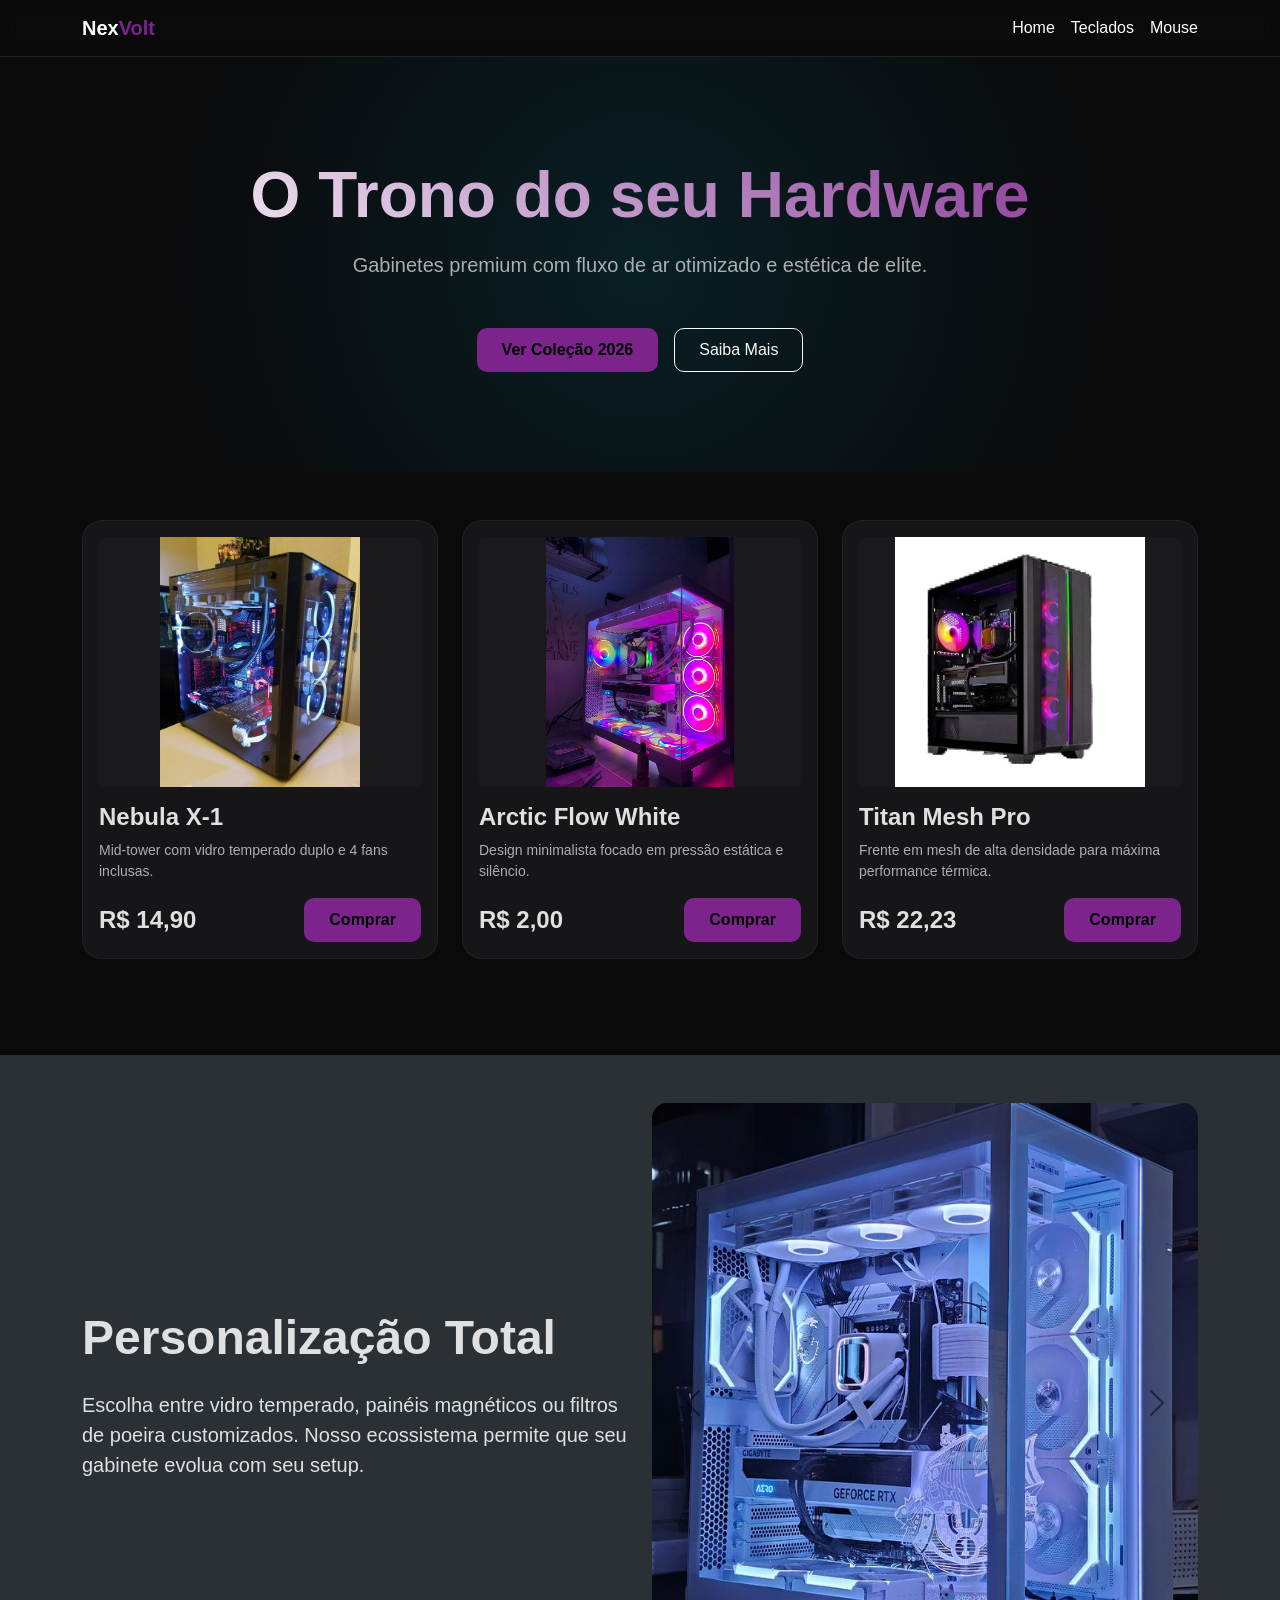
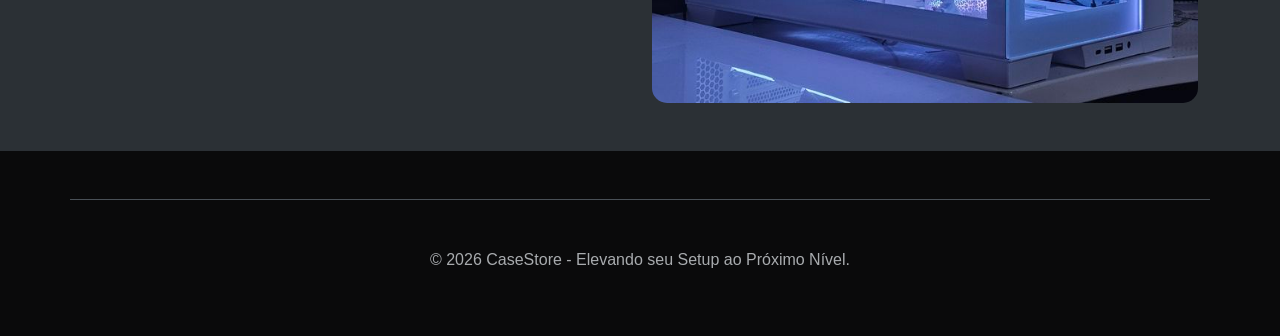
<file: gabinete.html>
<!doctype html>
<html lang="pt-br" data-bs-theme="dark">

<head>
  <meta charset="utf-8" />
  <meta name="viewport" content="width=device-width, initial-scale=1" />
  <title>Gabinete Pro - NexVolt</title>
  <link href="https://cdn.jsdelivr.net/npm/bootstrap@5.3.0/dist/css/bootstrap.min.css" rel="stylesheet" />
  <link rel="stylesheet" href="style.css">
  <style>
    :root {
      --accent-color: #7c238c;
      --bg-dark: #0a0a0b;
      --card-bg: #161618;
    }

    body {
      background-color: var(--bg-dark);
      color: #e0e0e0;
      font-family: 'Inter', sans-serif;
    }

    .navbar {
      backdrop-filter: blur(10px);
      background-color: rgba(10, 10, 11, 0.8) !important;
      border-bottom: 1px solid rgba(255, 255, 255, 0.1);
    }


    .hero-section {
      position: relative;
      padding: 100px 0;
      background: radial-gradient(circle at 50% 50%, rgba(0, 212, 255, 0.1) 0%, rgba(10, 10, 11, 1) 70%);
      overflow: hidden;
    }

      .hero-title {
        font-size: 4rem;
        font-weight: 800;
        background: linear-gradient(45deg, #fff, var(--accent-color));
        -webkit-text-fill-color: transparent;
      }

    .hero-title {
      font-size: 4rem;
      font-weight: 800;
      background: linear-gradient(45deg, #fff, var(--accent-color));
      -webkit-background-clip: text;
      -webkit-text-fill-color: transparent;
    }

    .product-card {
      background: var(--card-bg);
      border: 1px solid rgba(255, 255, 255, 0.05);
      border-radius: 20px;
      transition: all 0.3s ease;
      overflow: hidden;
      height: 100%;
    }

    .product-card:hover {
      transform: translateY(-10px);
      border-color: var(--accent-color);
      box-shadow: 0 10px 30px rgba(0, 212, 255, 0.1);
    }

    .case-preview {
      height: 250px;
      background: #202022;
      display: flex;
      align-items: center;
      justify-content: center;
      position: relative;
    }

    /* Estilo similar ao dummy device do original, mas adaptado para gabinetes */
    .case-visual {
      width: 120px;
      height: 180px;
      background: #333;
      border-radius: 10px;
      position: relative;
      box-shadow: 0 0 20px rgba(0, 0, 0, 0.5);
    }

    .case-visual::after {
      content: '';
      position: absolute;
      top: 10%;
      left: 5%;
      width: 90%;
      height: 80%;
      background: rgba(63, 6, 68, 0.1);
      border: 1px solid rgba(82, 4, 92, 0.3);
      border-radius: 5px;
    }

    .btn-buy {
      background: var(--accent-color);
      color: #000;
      font-weight: 700;
      border-radius: 10px;
      padding: 10px 25px;
      border: none;
      transition: transform 0.2s;
    }

    .btn-buy:hover {
      transform: scale(1.05);
      background: #9d44b5;
    }
  </style>
</head>

<body>

  <nav class="navbar navbar-expand-lg sticky-top">
    <div class="container">
      <a class="navbar-brand fw-bold" href="#">Nex<span style="color: var(--accent-color)">Volt</span></a>
      <div class="d-flex gap-3">
        <a href="index.html" class="nav-link text-white">Home</a>
        <a href="teclado.html" class="nav-link text-white">Teclados</a>
        <a href="mouse.html" class="nav-link text-white">Mouse</a>
      </div>
    </div>
  </nav>

  <main>
    <section class="hero-section text-center">
      <div class="container">
        <h1 class="hero-title mb-3">O Trono do seu Hardware</h1>
        <p class="lead text-muted mb-5">Gabinetes premium com fluxo de ar otimizado e estética de elite.</p>
        <div class="d-flex justify-content-center gap-3">
          <button class="btn btn-buy">Ver Coleção 2026</button>
          <button class="btn btn-outline-light px-4" style="border-radius: 10px;">Saiba Mais</button>
        </div>
      </div>
    </section>

    <section class="container py-5">
      <div class="row g-4">
        <!-- Produto 1 -->
        <div class="col-md-4">
          <div class="product-card p-3">
            <div class="case-preview mb-3 rounded"
              style="background: #1a1a1c url('img/gabinete2.jpg') center center / contain no-repeat;"></div>
            <h4 class="fw-bold">Nebula X-1</h4>
            <p class="text-muted small">Mid-tower com vidro temperado duplo e 4 fans inclusas.</p>
            <div class="d-flex justify-content-between align-items-center mt-auto">
              <span class="fs-4 fw-bold">R$ 14,90</span>
              <button class="btn btn-buy">Comprar</button>
            </div>
          </div>
        </div>



        <!-- Produto 2 -->
        <div class="col-md-4">
          <div class="product-card p-3">
            <div class="case-preview mb-3 rounded"
              style="background: #1a1a1c url('img/gabinete3.jpg') center center / contain no-repeat;"></div>
            <h4 class="fw-bold">Arctic Flow White</h4>
            <p class="text-muted small">Design minimalista focado em pressão estática e silêncio.</p>
            <div class="d-flex justify-content-between align-items-center mt-auto">
              <span class="fs-4 fw-bold">R$ 2,00</span>
              <button class="btn btn-buy">Comprar</button>
            </div>
          </div>
        </div>



        <!-- Produto 3 -->
        <div class="col-md-4">
          <div class="product-card p-3">
            <div class="case-preview mb-3 rounded"
              style="background: #1a1a1c url('img/gabinete4.jpg') center center / contain no-repeat;"></div>
            <h4 class="fw-bold">Titan Mesh Pro</h4>
            <p class="text-muted small">Frente em mesh de alta densidade para máxima performance térmica.</p>
            <div class="d-flex justify-content-between align-items-center mt-auto">
              <span class="fs-4 fw-bold">R$ 22,23
                
              </span>
              <button class="btn btn-buy">Comprar</button>
            </div>
          </div>
        </div>
      </div>
    </section>

    <!-- Seção Interativa Simples -->
    <section class="bg-body-tertiary py-5 mt-5">
      <div class="container">
        <div class="row align-items-center">
          <div class="col-md-6">
            <h2 class="display-5 fw-bold mb-4">Personalização Total</h2>
            <p class="lead">Escolha entre vidro temperado, painéis magnéticos ou filtros de poeira customizados. Nosso
              ecossistema permite que seu gabinete evolua com seu setup.</p>
          </div>

          <!-- Carrosel-->
          <div class="col-md-6">
            <div id="carouselExampleFade" class="carousel slide carousel-fade">
              <div class="carousel-inner">
                <div class="carousel-item active">
                  <img src="img/gabinete5].jpg" class="d-block w-100" alt="..." style="border-radius: 15px; height: 600px;">
                </div>
                <div class="carousel-item">
                  <img src="img/gabinete6.jpg" class="d-block w-100" alt="..." style="border-radius: 15px; height: 600px;">
                </div>
                <div class="carousel-item">
                  <img src="img/gabinete7.jpg" class="d-block w-100" alt="..." style="border-radius: 15px; height: 600px;">
                </div>
              </div>
              <button class="carousel-control-prev" type="button" data-bs-target="#carouselExampleFade"
                data-bs-slide="prev">
                <span class="carousel-control-prev-icon" aria-hidden="true"></span>
                <span class="visually-hidden">Previous</span>
              </button>
              <button class="carousel-control-next" type="button" data-bs-target="#carouselExampleFade"
                data-bs-slide="next">
                <span class="carousel-control-next-icon" aria-hidden="true"></span>
                <span class="visually-hidden">Next</span>
              </button>
            </div>

          </div>
          
        </div>
      </div>
      
    </section>
  </main>

  <footer class="container py-5 text-center border-top mt-5">
    <p class="text-muted">&copy; 2026 CaseStore - Elevando seu Setup ao Próximo Nível.</p>
  </footer>

  <script src="https://cdn.jsdelivr.net/npm/bootstrap@5.3.0/dist/js/bootstrap.bundle.min.js"></script>
</body>

</html>
</file>
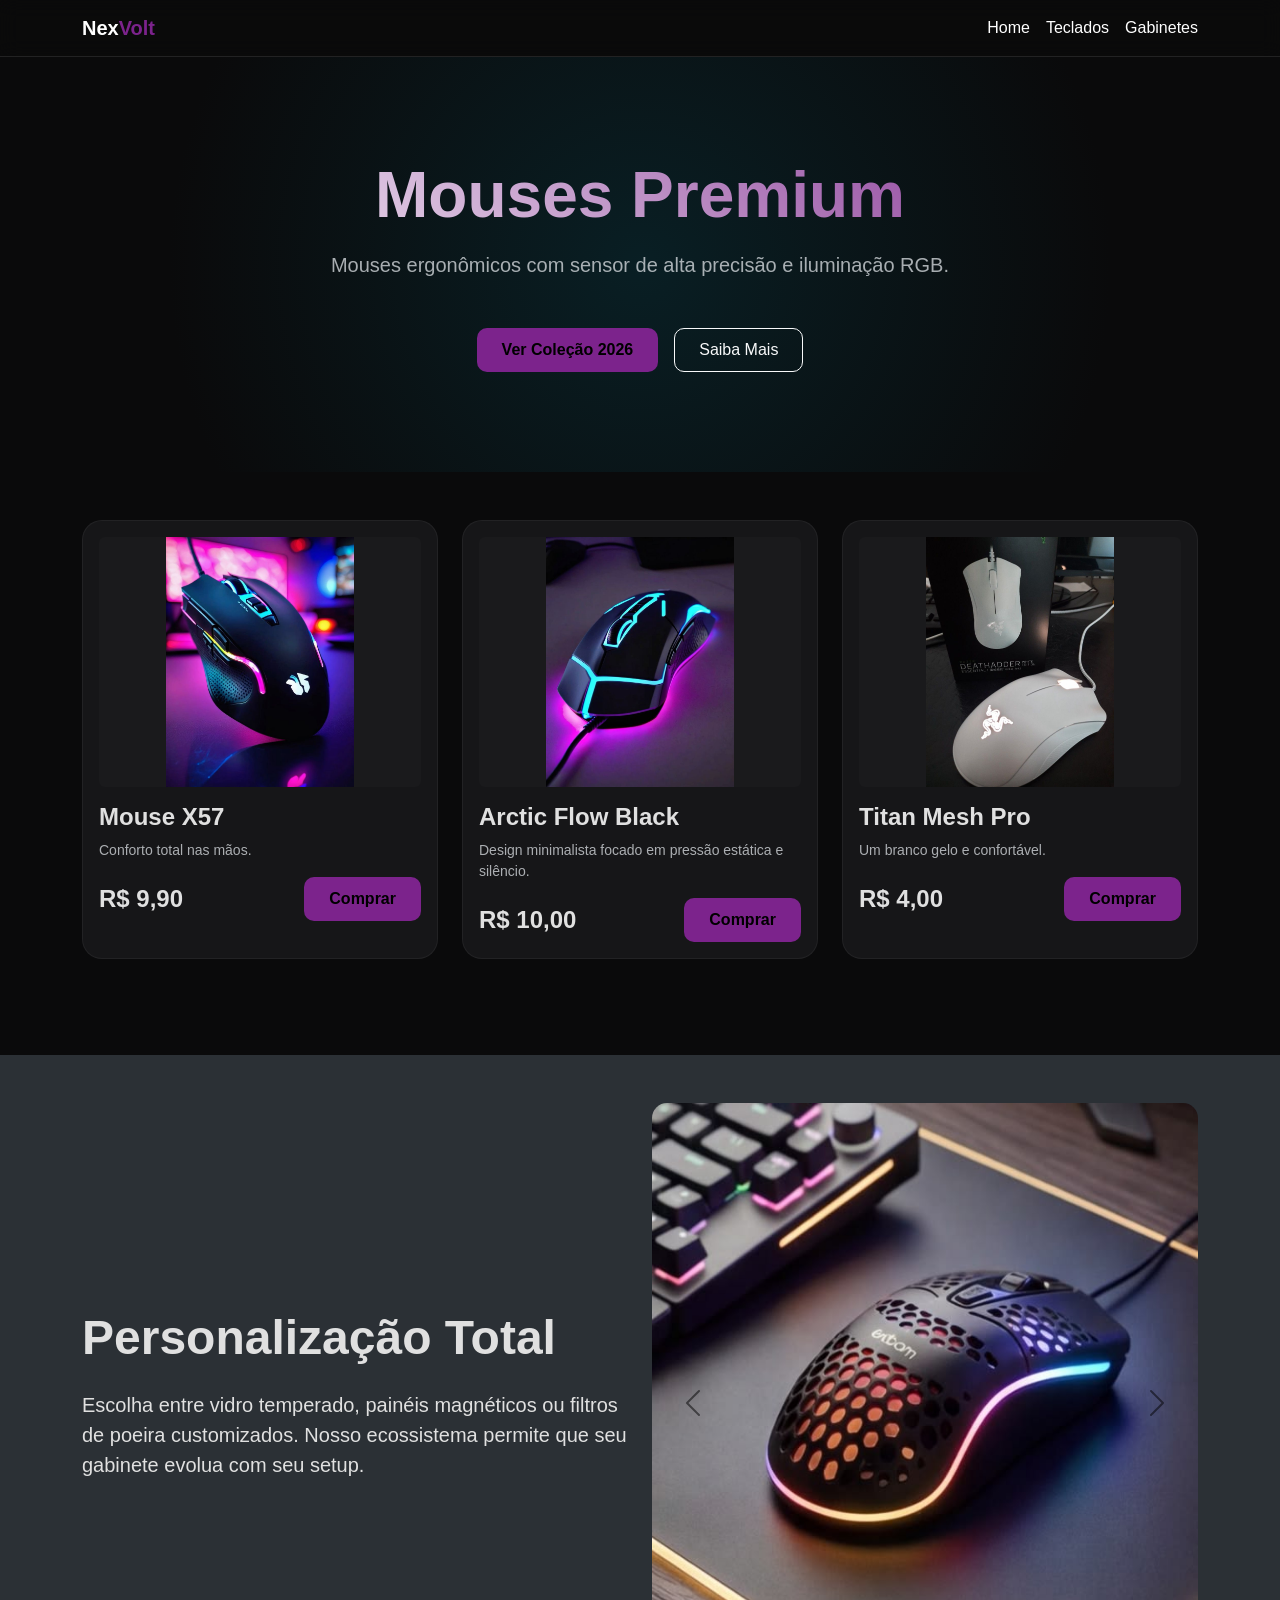
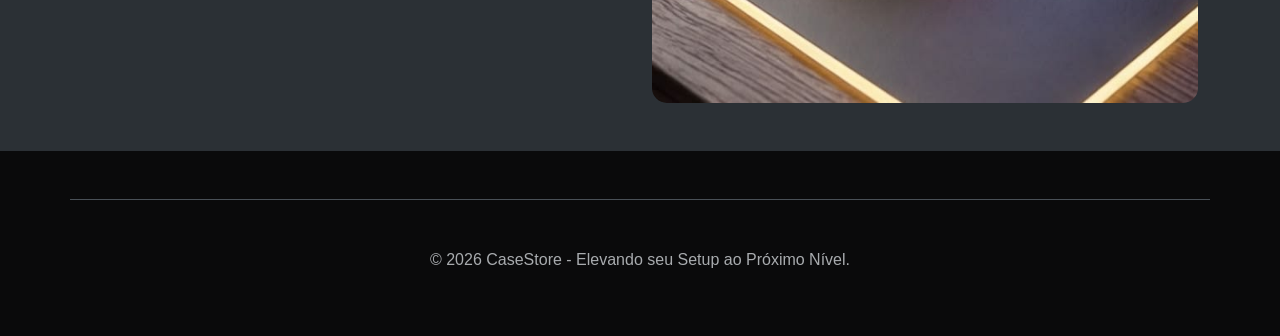
<file: mouse.html>
<!doctype html>
<html lang="pt-br" data-bs-theme="dark">
  <head>
    <meta charset="utf-8" />
    <meta name="viewport" content="width=device-width, initial-scale=1" />
    <title>Mouse Pro - NexVolt</title>
    <link href="https://cdn.jsdelivr.net/npm/bootstrap@5.3.0/dist/css/bootstrap.min.css" rel="stylesheet" />
    <link rel="stylesheet" href="style.css">
    <style>
      :root {
        --accent-color: #7c238c;
        --bg-dark: #0a0a0b;
        --card-bg: #161618;
      }

      body {
        background-color: var(--bg-dark);
        color: #e0e0e0;
        font-family: 'Inter', sans-serif;
      }

      .navbar {
        backdrop-filter: blur(10px);
        background-color: rgba(10, 10, 11, 0.8) !important;
        border-bottom: 1px solid rgba(255, 255, 255, 0.1);
      }

      .hero-section {
        position: relative;
        padding: 100px 0;
        background: radial-gradient(circle at 50% 50%, rgba(0, 212, 255, 0.1) 0%, rgba(10, 10, 11, 1) 70%);
        overflow: hidden;
      }

      .hero-title {
        font-size: 4rem;
        font-weight: 800;
        background: linear-gradient(45deg, #fff, var(--accent-color));
        -webkit-background-clip: text;
        -webkit-text-fill-color: transparent;
      }

      .product-card {
        background: var(--card-bg);
        border: 1px solid rgba(255, 255, 255, 0.05);
        border-radius: 20px;
        transition: all 0.3s ease;
        overflow: hidden;
        height: 100%;
      }

      .product-card:hover {
        transform: translateY(-10px);
        border-color: var(--accent-color);
        box-shadow: 0 10px 30px rgba(0, 212, 255, 0.1);
      }

      .case-preview {
        height: 250px;
        background: #202022;
        display: flex;
        align-items: center;
        justify-content: center;
        position: relative;
      }

      /* Estilo similar ao dummy device do original, mas adaptado para gabinetes */
      .case-visual {
        width: 120px;
        height: 180px;
        background: #333;
        border-radius: 10px;
        position: relative;
        box-shadow: 0 0 20px rgba(0,0,0,0.5);
      }

      .case-visual::after {
        content: '';
        position: absolute;
        top: 10%;
        left: 5%;
        width: 90%;
        height: 80%;
        background: rgba(0, 212, 255, 0.1);
        border: 1px solid rgba(59, 2, 61, 0.3);
        border-radius: 5px;
      }

      .btn-buy {
        background: var(--accent-color);
        color: #000;
        font-weight: 700;
        border-radius: 10px;
        padding: 10px 25px;
        border: none;
        transition: transform 0.2s;
      }

      .btn-buy:hover {
        transform: scale(1.05);
        background: #9d44b5;
      }

     
    </style>
  </head>
  <body>

    <nav class="navbar navbar-expand-lg sticky-top">
      <div class="container">
        <a class="navbar-brand fw-bold" href="#">Nex<span style="color: var(--accent-color)">Volt</span></a>
        <div class="d-flex gap-3">
          <a href="index.html" class="nav-link text-white">Home</a>
          <a href="teclado.html" class="nav-link text-white">Teclados</a>
          <a href="gabinete.html" class="nav-link text-white">Gabinetes</a>
        </div>
      </div>
    </nav>

    <main>
      <section class="hero-section text-center">
        <div class="container">
          <h1 class="hero-title mb-3">Mouses Premium</h1>
          <p class="lead text-muted mb-5">Mouses ergonômicos com sensor de alta precisão e iluminação RGB.</p>
          <div class="d-flex justify-content-center gap-3">
            <button class="btn btn-buy">Ver Coleção 2026</button>
            <button class="btn btn-outline-light px-4" style="border-radius: 10px;">Saiba Mais</button>
          </div>
        </div>
      </section>

      <section class="container py-5">
        <div class="row g-4">
          <!-- Produto 1 -->
          <div class="col-md-4">
            <div class="product-card p-3">
              <div class="case-preview mb-3 rounded" 
              style="background: #1a1a1c url('img/mouse2.jpg') center center / contain no-repeat;"></div>
              <h4 class="fw-bold">Mouse X57</h4>
              <p class="text-muted small">Conforto total nas mãos.</p>
              <div class="d-flex justify-content-between align-items-center mt-auto">
                <span class="fs-4 fw-bold">R$ 9,90</span>
                <button class="btn btn-buy">Comprar</button>
              </div>
            </div>
          </div>

          <!-- Produto 2 -->
          <div class="col-md-4">
            <div class="product-card p-3">
              <div class="case-preview mb-3 rounded" style="background: #1a1a1c url('img/mouse3.jpg') center center / contain no-repeat;"></div> 
              <h4 class="fw-bold">Arctic Flow Black</h4>
              <p class="text-muted small">Design minimalista focado em pressão estática e silêncio.</p>
              <div class="d-flex justify-content-between align-items-center mt-auto">
                <span class="fs-4 fw-bold">R$ 10,00</span>
                <button class="btn btn-buy">Comprar</button>
              </div>
            </div>
          </div>

          <!-- Produto 3 -->
          <div class="col-md-4">
            <div class="product-card p-3">
              <div class="case-preview mb-3 rounded" style="background: #1a1a1c url('img/mouse4.jpg') center center / contain no-repeat;"></div> 
              <h4 class="fw-bold">Titan Mesh Pro</h4>
              <p class="text-muted small">Um branco gelo e confortável.</p>
              <div class="d-flex justify-content-between align-items-center mt-auto">
                <span class="fs-4 fw-bold">R$ 4,00</span>
                <button class="btn btn-buy">Comprar</button>
              </div>
            </div>
          </div>
        </div>
      </section>

      <!-- Seção Interativa Simples -->
      <section class="bg-body-tertiary py-5 mt-5">
        <div class="container">
          <div class="row align-items-center">
            <div class="col-md-6">
              <h2 class="display-5 fw-bold mb-4">Personalização Total</h2>
              <p class="lead">Escolha entre vidro temperado, painéis magnéticos ou filtros de poeira customizados. Nosso ecossistema permite que seu gabinete evolua com seu setup.</p>
            </div>


            <!-- Carrosel-->
          <div class="col-md-6">
            <div id="carouselExampleFade" class="carousel slide carousel-fade">
              <div class="carousel-inner">
                <div class="carousel-item active">
                  <img src="img/mouse7.jpg" class="d-block w-100" alt="..." style="border-radius: 15px; height: 600px;">
                </div>
                <div class="carousel-item">
                  <img src="img/mouse8.jpg" class="d-block w-100" alt="..." style="border-radius: 15px; height: 600px;">
                </div>
                <div class="carousel-item">
                  <img src="img/mouse9.jpg" class="d-block w-100" alt="..." style="border-radius: 15px; height: 600px;">
                </div>
              </div>
              <button class="carousel-control-prev" type="button" data-bs-target="#carouselExampleFade"
                data-bs-slide="prev">
                <span class="carousel-control-prev-icon" aria-hidden="true"></span>
                <span class="visually-hidden">Previous</span>
              </button>
              <button class="carousel-control-next" type="button" data-bs-target="#carouselExampleFade"
                data-bs-slide="next">
                <span class="carousel-control-next-icon" aria-hidden="true"></span>
                <span class="visually-hidden">Next</span>
              </button>
            </div>

          </div>
           







          </div>
        </div>
      </section>
    </main>

    <footer class="container py-5 text-center border-top mt-5">
      <p class="text-muted">&copy; 2026 CaseStore - Elevando seu Setup ao Próximo Nível.</p>
    </footer>

    <script src="https://cdn.jsdelivr.net/npm/bootstrap@5.3.0/dist/js/bootstrap.bundle.min.js"></script>
  </body>
</html>
</file>
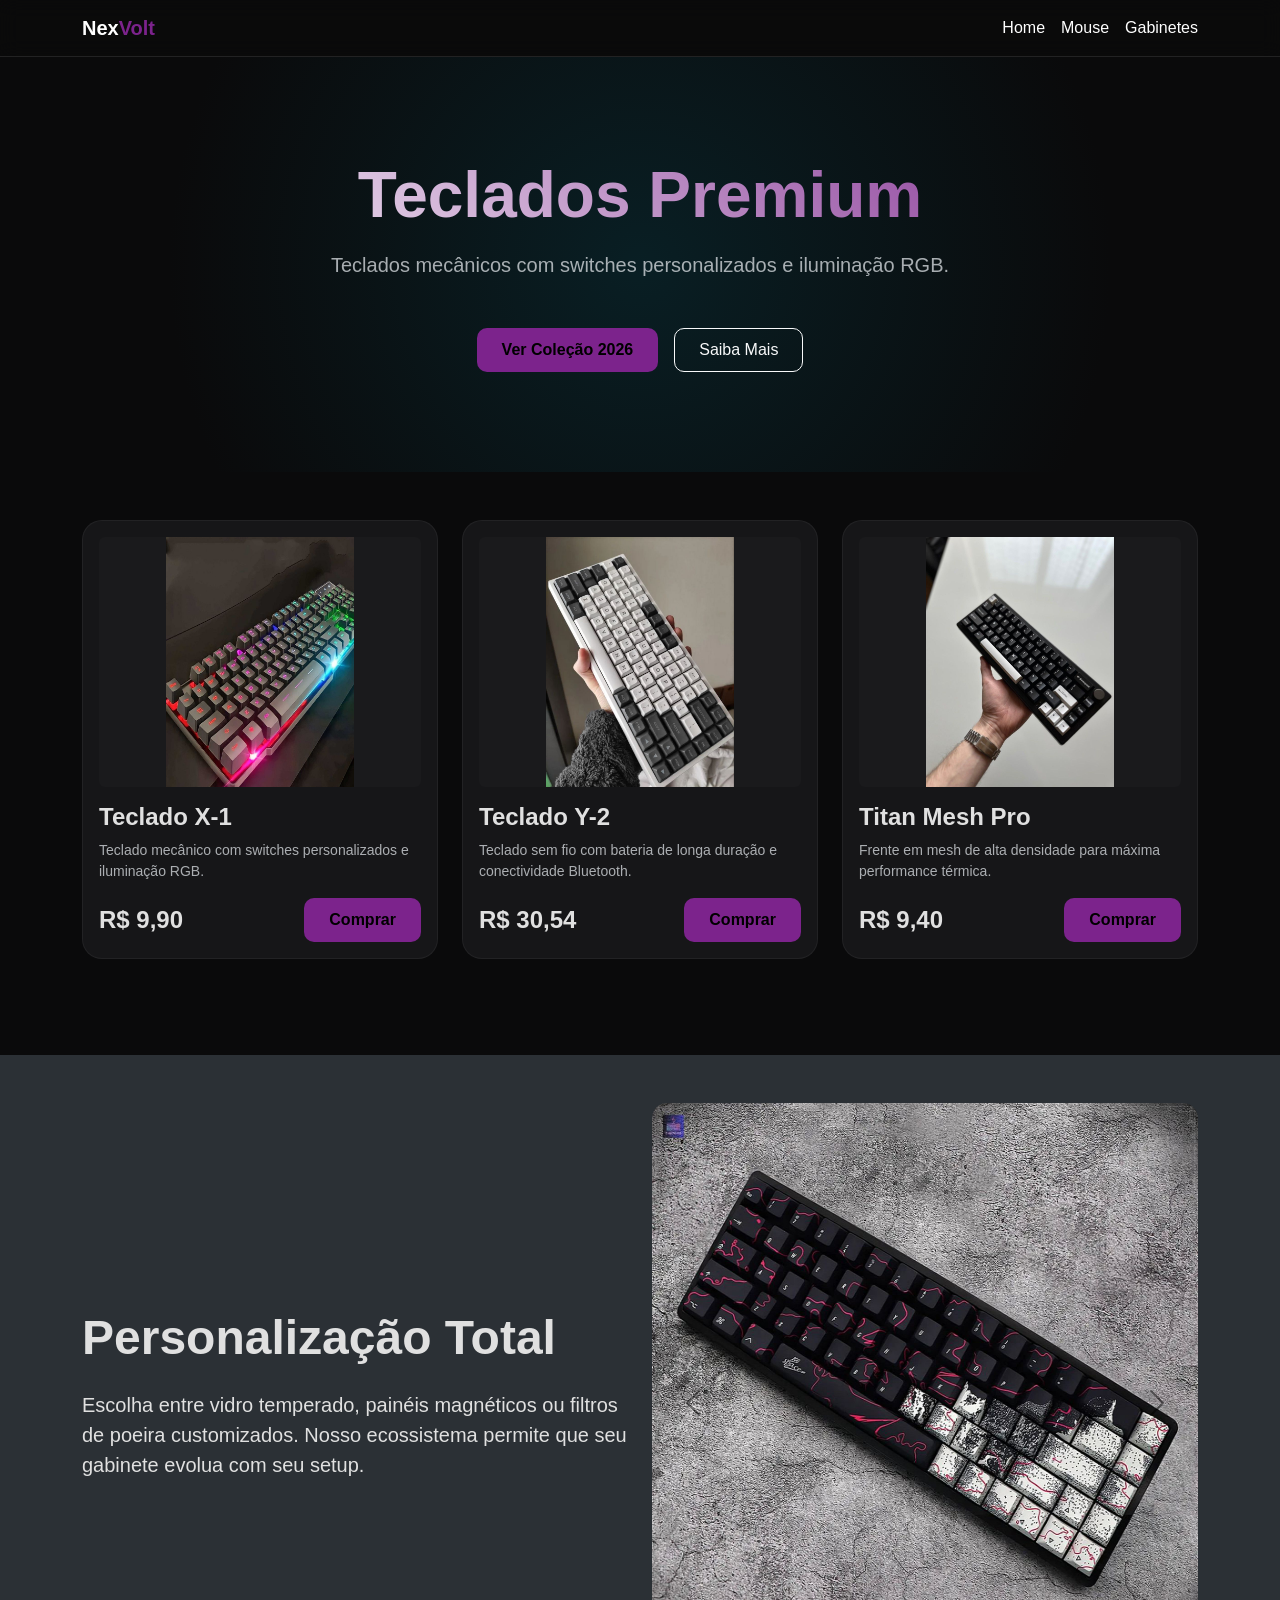
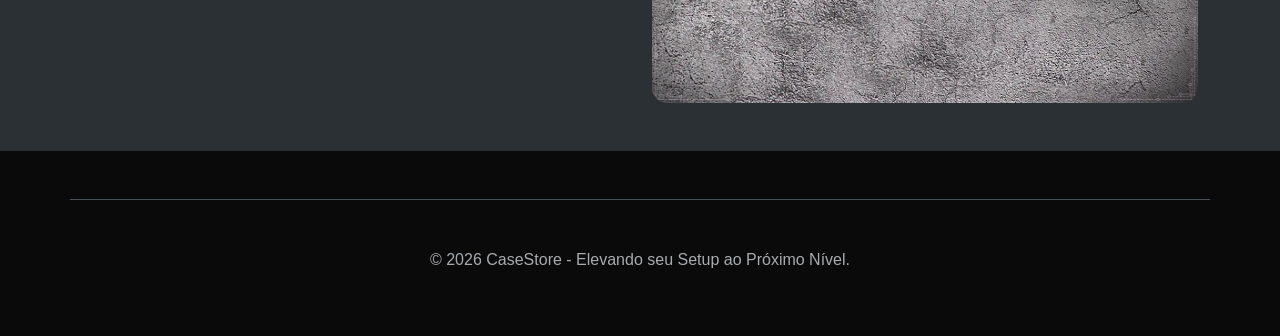
<file: teclado.html>
<!doctype html>
<html lang="pt-br" data-bs-theme="dark">
  <head>
    <meta charset="utf-8" />
    <meta name="viewport" content="width=device-width, initial-scale=1" />
    <title>Teclado Pro - NexVolt</title>
    <link href="https://cdn.jsdelivr.net/npm/bootstrap@5.3.0/dist/css/bootstrap.min.css" rel="stylesheet" />
    <link rel="stylesheet" href="style.css">
    <style>
      :root {
        --accent-color: #7c238c;
        --bg-dark: #0a0a0b;
        --card-bg: #161618;
      }

      body {
        background-color: var(--bg-dark);
        color: #e0e0e0;
        font-family: 'Inter', sans-serif;
      }

      .navbar {
        backdrop-filter: blur(10px);
        background-color: rgba(10, 10, 11, 0.8) !important;
        border-bottom: 1px solid rgba(255, 255, 255, 0.1);
      }

      .hero-section {
        position: relative;
        padding: 100px 0;
        background: radial-gradient(circle at 50% 50%, rgba(0, 212, 255, 0.1) 0%, rgba(10, 10, 11, 1) 70%);
        overflow: hidden;
      }

      .hero-title {
        font-size: 4rem;
        font-weight: 800;
        background: linear-gradient(45deg, #fff, var(--accent-color));
        -webkit-background-clip: text;
        -webkit-text-fill-color: transparent;
      }

      .product-card {
        background: var(--card-bg);
        border: 1px solid rgba(255, 255, 255, 0.05);
        border-radius: 20px;
        transition: all 0.3s ease;
        overflow: hidden;
        height: 100%;
      }

      .product-card:hover {
        transform: translateY(-10px);
        border-color: var(--accent-color);
        box-shadow: 0 10px 30px rgba(0, 212, 255, 0.1);
      }

      .case-preview {
        height: 250px;
        background: #202022;
        display: flex;
        align-items: center;
        justify-content: center;
        position: relative;
      }

      /* Estilo similar ao dummy device do original, mas adaptado para gabinetes */
      .case-visual {
        width: 120px;
        height: 180px;
        background: #333;
        border-radius: 10px;
        position: relative;
        box-shadow: 0 0 20px rgba(0,0,0,0.5);
      }

      .case-visual::after {
        content: '';
        position: absolute;
        top: 10%;
        left: 5%;
        width: 90%;
        height: 80%;
        background: rgba(0, 212, 255, 0.1);
        border: 1px solid rgba(0, 212, 255, 0.3);
        border-radius: 5px;
      }

      .btn-buy {
        background: var(--accent-color);
        color: #000;
        font-weight: 700;
        border-radius: 10px;
        padding: 10px 25px;
        border: none;
        transition: transform 0.2s;
      }

      .btn-buy:hover {
        transform: scale(1.05);
        background: #9d44b5;
      }

      
    </style>
  </head>
  <body>

    <nav class="navbar navbar-expand-lg sticky-top">
      <div class="container">
        <a class="navbar-brand fw-bold" href="#">Nex<span style="color: var(--accent-color)">Volt</span></a>
        <div class="d-flex gap-3">
          <a href="index.html" class="nav-link text-white">Home</a>
          <a href="mouse.html" class="nav-link text-white">Mouse</a>
          <a href="gabinete.html" class="nav-link text-white">Gabinetes</a>
        </div>
      </div>
    </nav>

    <main>
      <section class="hero-section text-center">
        <div class="container">
          <h1 class="hero-title mb-3">Teclados Premium</h1>
          <p class="lead text-muted mb-5">Teclados mecânicos com switches personalizados e iluminação RGB.</p>
          <div class="d-flex justify-content-center gap-3">
            <button class="btn btn-buy">Ver Coleção 2026</button>
            <button class="btn btn-outline-light px-4" style="border-radius: 10px;">Saiba Mais</button>
          </div>
        </div>
      </section>

      <section class="container py-5">
        <div class="row g-4">
          <!-- Produto 1 -->
          <div class="col-md-4">
            <div class="product-card p-3">
              <div class="case-preview mb-3 rounded"  style="background: #1a1a1c url('img/teclado2.jpg') center center / contain no-repeat;"></div>
              <h4 class="fw-bold">Teclado X-1</h4>
              <p class="text-muted small">Teclado mecânico com switches personalizados e iluminação RGB.</p>
              <div class="d-flex justify-content-between align-items-center mt-auto">
                <span class="fs-4 fw-bold">R$ 9,90</span>
                <button class="btn btn-buy">Comprar</button>
              </div>
            </div>
          </div>

          <!-- Produto 2 -->
          <div class="col-md-4">
            <div class="product-card p-3">
              <div class="case-preview mb-3 rounded" 
              style="background: #1a1a1c url('img/teclado3.jpg') center center / contain no-repeat;"></div>
              <h4 class="fw-bold">Teclado Y-2</h4>
              <p class="text-muted small">Teclado sem fio com bateria de longa duração e conectividade Bluetooth.</p>
              <div class="d-flex justify-content-between align-items-center mt-auto">
                <span class="fs-4 fw-bold">R$ 30,54</span>
                <button class="btn btn-buy">Comprar</button>
              </div>
            </div>
          </div>

          <!-- Produto 3 -->
          <div class="col-md-4">
            <div class="product-card p-3">
              <div class="case-preview mb-3 rounded" 
              style="background: #1a1a1c url('img/teclado4.jpg') center center / contain no-repeat;"></div>
              <h4 class="fw-bold">Titan Mesh Pro</h4>
              <p class="text-muted small">Frente em mesh de alta densidade para máxima performance térmica.</p>
              <div class="d-flex justify-content-between align-items-center mt-auto">
                <span class="fs-4 fw-bold">R$ 9,40</span>
                <button class="btn btn-buy">Comprar</button>
              </div>
            </div>
          </div>
        </div>
      </section>

      <!-- Seção Interativa Simples -->
      <section class="bg-body-tertiary py-5 mt-5">
        <div class="container">
          <div class="row align-items-center">
            <div class="col-md-6">
              <h2 class="display-5 fw-bold mb-4">Personalização Total</h2>
              <p class="lead">Escolha entre vidro temperado, painéis magnéticos ou filtros de poeira customizados. Nosso ecossistema permite que seu gabinete evolua com seu setup.</p>
            </div>
           
               <!-- Carrosel-->
          <div class="col-md-6">
            <div id="carouselExampleFade" class="carousel slide carousel-fade">
              <div class="carousel-inner">
                <div class="carousel-item active">
                  <img src="img/teclado5.jpg" class="d-block w-100" alt="..." style="border-radius: 15px; height: 600px;">
                </div>
                <div class="carousel-item">
                  <img src="img/teclado8.jpg" class="d-block w-100" alt="..." style="border-radius: 15px; height: 600px;">
                </div>
                <div class="carousel-item">
                  <img src="img/teclado10.jpg" class="d-block w-100" alt="..." style="border-radius: 15px; height: 600px;">
                </div>
              </div>
              <button class="carousel-control-prev" type="button" data-bs-target="#carouselExampleFade"
                data-bs-slide="prev">
                <span class="carousel-control-prev-icon" aria-hidden="true"></span>
                <span class="visually-hidden">Previous</span>
              </button>
              <button class="carousel-control-next" type="button" data-bs-target="#carouselExampleFade"
                data-bs-slide="next">
                <span class="carousel-control-next-icon" aria-hidden="true"></span>
                <span class="visually-hidden">Next</span>
              </button>
            </div>

          </div>





          </div>
        </div>
      </section>
    </main>

    <footer class="container py-5 text-center border-top mt-5">
      <p class="text-muted">&copy; 2026 CaseStore - Elevando seu Setup ao Próximo Nível.</p>
    </footer>

    <script src="https://cdn.jsdelivr.net/npm/bootstrap@5.3.0/dist/js/bootstrap.bundle.min.js"></script>
  </body>
</html>
</file>
<file: style.css>
body{
    background-color: black;
}

 .bd-placeholder-img {
        font-size: 1.125rem;
        text-anchor: middle;
        -webkit-user-select: none;
        -moz-user-select: none;
        user-select: none;
      }
      @media (min-width: 768px) {
        .bd-placeholder-img-lg {
          font-size: 3.5rem;
        }
      }
      .b-example-divider {
        width: 100%;
        height: 3rem;
        background-color: #0000001a;
        border: solid rgba(0, 0, 0, 0.15);
        border-width: 1px 0;
        box-shadow:
          inset 0 0.5em 1.5em #0000001a,
          inset 0 0.125em 0.5em #00000026;
      }
      .b-example-vr {
        flex-shrink: 0;
        width: 1.5rem;
        height: 100vh;
      }
      .bi {
        vertical-align: -0.125em;
        fill: currentColor;
      }
      .nav-scroller {
        position: relative;
        z-index: 2;
        height: 2.75rem;
        overflow-y: hidden;
      }
      .nav-scroller .nav {
        display: flex;
        flex-wrap: nowrap;
        padding-bottom: 4px;
        padding-top: 4px;
        margin-top: -1px;
        overflow-x: auto;
        text-align: center;
        white-space: nowrap;
        -webkit-overflow-scrolling: touch;
      }
      .btn-bd-primary {
        --bd-violet-bg: #712cf9;
        --bd-violet-rgb: 112.520718, 44.062154, 249.437846;
        --bs-btn-font-weight: 600;
        --bs-btn-color: var(--bs-white);
        --bs-btn-bg: var(--bd-violet-bg);
        --bs-btn-border-color: var(--bd-violet-bg);
        --bs-btn-hover-color: var(--bs-white);
        --bs-btn-hover-bg: #6528e0;
        --bs-btn-hover-border-color: #6528e0;
        --bs-btn-focus-shadow-rgb: var(--bd-violet-rgb);
        --bs-btn-active-color: var(--bs-btn-hover-color);
        --bs-btn-active-bg: #5a23c8;
        --bs-btn-active-border-color: #5a23c8;
      }
      .bd-mode-toggle {
        z-index: 1500;
      }
      .bd-mode-toggle .bi {
        width: 1em;
        height: 1em;
      }
      .bd-mode-toggle .dropdown-menu .active .bi {
        display: block !important;
      }
.segundaFrase {
  color: white;
}
</file>
